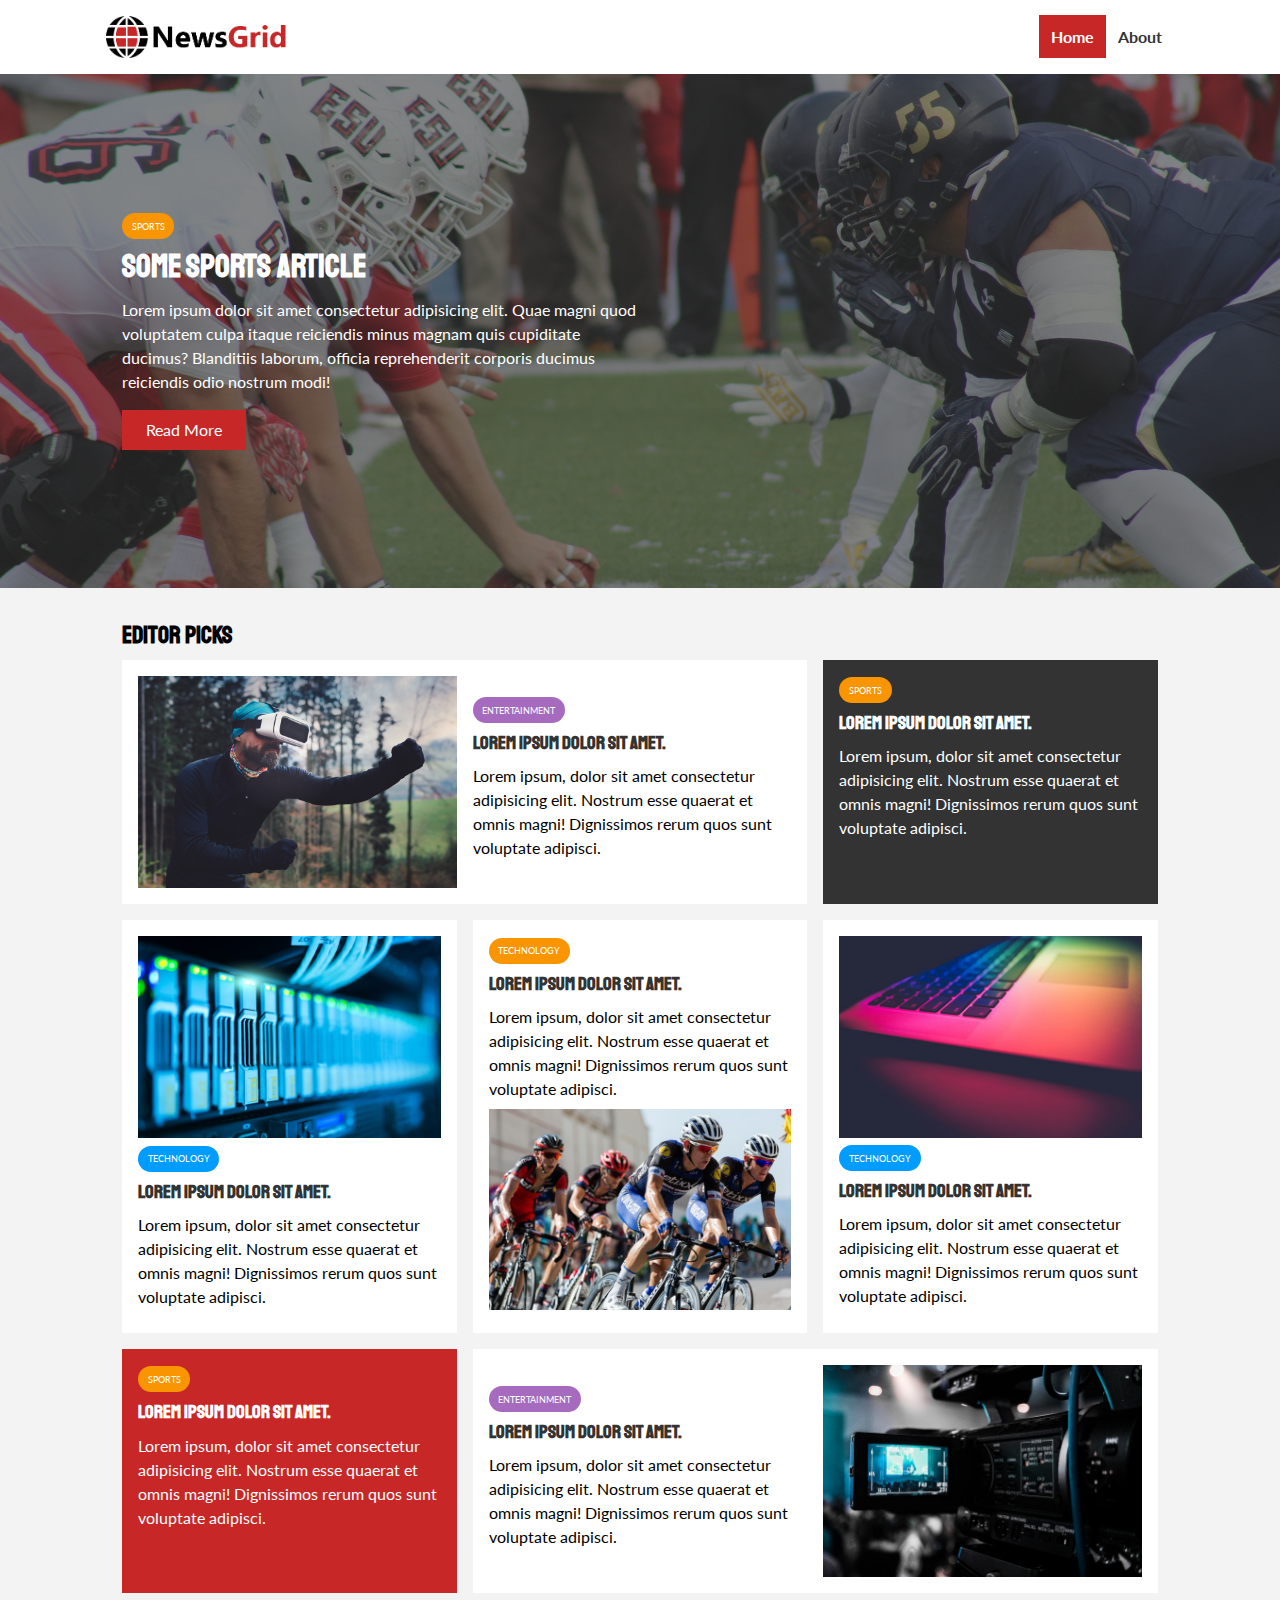
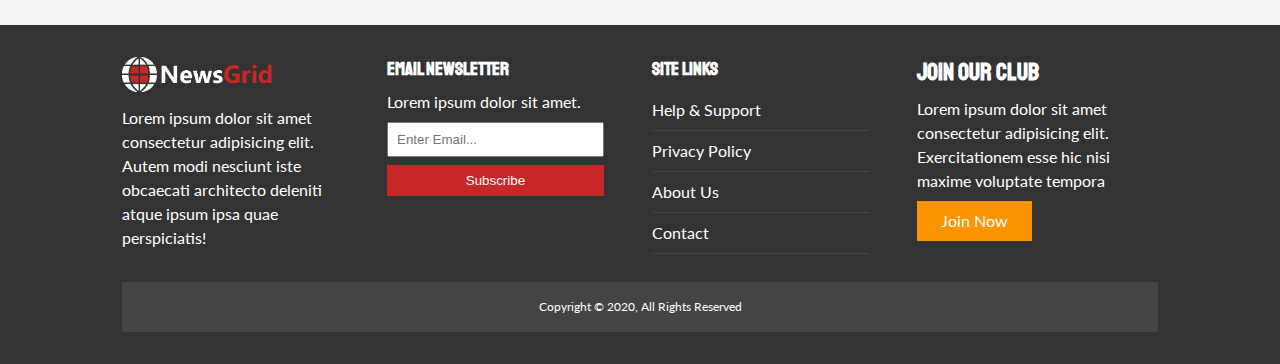
<file: index.html>
<!DOCTYPE html>
<html lang="en">
  <head>
    <meta charset="UTF-8" />
    <meta name="viewport" content="width=device-width, initial-scale=1.0" />
    <meta http-equiv="X-UA-Compatible" content="ie=edge" />
    <link rel="stylesheet" href="css/style.css" />
    <link
      rel="stylesheet"
      href="https://use.fontawesome.com/releases/v5.6.3/css/all.css"
      integrity="sha384-UHRtZLI+pbxtHCWp1t77Bi1L4ZtiqrqD80Kn4Z8NTSRyMA2Fd33n5dQ8lWUE00s/"
      crossorigin="anonymous"
    />
    <link
      href="https://fonts.googleapis.com/css?family=Lato|Staatliches"
      rel="stylesheet"
    />
    <link
      rel="stylesheet"
      media="screen and (max-width: 768px)"
      href="css/mobile.css"
    />
    <link rel="shortcut icon" type="image/x-icon" href="favicon.ico" />

    <title>NewsGrid | Latest News</title>
  </head>
  <body>
    <nav id="main-nav">
      <div class="container">
        <img src="img/logo.png" alt="NewsGrid" class="logo" />
        <div class="social">
          <a href="http://facebook.com" target="blank">
            <i class="fab fa-facebook fa-2x"></i>
          </a>
          <a href="http://twitter.com" target="blank">
            <i class="fab fa-twitter fa-2x"></i>
          </a>
          <a href="http://instagram.com" target="blank">
            <i class="fab fa-instagram fa-2x"></i>
          </a>
          <a href="http://youtube.com" target="blank">
            <i class="fab fa-youtube fa-2x"></i>
          </a>
        </div>
        <ul>
          <li><a href="index.html" class="current">Home</a></li>
          <li><a href="about.html">About</a></li>
        </ul>
      </div>
    </nav>

    <!-- showcase -->

    <header id="showcase">
      <div class="container">
        <div class="showcase-container">
          <div class="showcase-content">
            <div class="category category-sports">
              Sports
            </div>
            <h1>Some Sports Article</h1>
            <p>
              Lorem ipsum dolor sit amet consectetur adipisicing elit. Quae
              magni quod voluptatem culpa itaque reiciendis minus magnam quis
              cupiditate ducimus? Blanditiis laborum, officia reprehenderit
              corporis ducimus reiciendis odio nostrum modi!
            </p>
            <a href="article.html" class="btn btn-primary">Read More</a>
          </div>
        </div>
      </div>
    </header>

    <!-- Home Articles -->
    <section id="home-articles" class="py-2">
      <div class="container">
        <h2>Editor Picks</h2>
        <div class="articles-container">
          <article class="card">
            <img src="img/articles/ent1.jpg" alt="" />
            <div>
              <div class="category category-ent">Entertainment</div>
              <h3>
                <a href="article.html">Lorem ipsum dolor sit amet.</a>
              </h3>
              <p>
                Lorem ipsum, dolor sit amet consectetur adipisicing elit.
                Nostrum esse quaerat et omnis magni! Dignissimos rerum quos sunt
                voluptate adipisci.
              </p>
            </div>
          </article>
          <article class="card bg-dark">
            <div class="category category-sports">Sports</div>
            <h3>
              <a href="article.html">Lorem ipsum dolor sit amet.</a>
            </h3>
            <p>
              Lorem ipsum, dolor sit amet consectetur adipisicing elit. Nostrum
              esse quaerat et omnis magni! Dignissimos rerum quos sunt voluptate
              adipisci.
            </p>
          </article>
          <article class="card">
            <img src="img/articles/tech1.jpg" alt="" />

            <div class="category category-tech">Technology</div>
            <h3>
              <a href="article.html">Lorem ipsum dolor sit amet.</a>
            </h3>
            <p>
              Lorem ipsum, dolor sit amet consectetur adipisicing elit. Nostrum
              esse quaerat et omnis magni! Dignissimos rerum quos sunt voluptate
              adipisci.
            </p>
          </article>
          <article class="card">
            <div class="category category-sports">Technology</div>
            <h3>
              <a href="article.html">Lorem ipsum dolor sit amet.</a>
            </h3>
            <p>
              Lorem ipsum, dolor sit amet consectetur adipisicing elit. Nostrum
              esse quaerat et omnis magni! Dignissimos rerum quos sunt voluptate
              adipisci.
            </p>
            <img src="img/articles/sports1.jpg" alt="" />
          </article>
          </article>
          <article class="card">
            <img src="img/articles/tech2.jpg" alt="" />
            <div class="category category-tech">Technology</div>
            <h3>
              <a href="article.html">Lorem ipsum dolor sit amet.</a>
            </h3>
            <p>
              Lorem ipsum, dolor sit amet consectetur adipisicing elit. Nostrum
              esse quaerat et omnis magni! Dignissimos rerum quos sunt voluptate
              adipisci.
            </p>
          </article>
          <article class="card bg-primary"> 
            <div class="category category-sports">Sports</div>
            <h3>
              <a href="article.html">Lorem ipsum dolor sit amet.</a>
            </h3>
            <p>
              Lorem ipsum, dolor sit amet consectetur adipisicing elit. Nostrum
              esse quaerat et omnis magni! Dignissimos rerum quos sunt voluptate
              adipisci.
            </p>
          </article>
          <article class="card">
            <div>
              <div class="category category-ent">Entertainment</div>
              <h3>
                <a href="article.html">Lorem ipsum dolor sit amet.</a>
              </h3>
              <p>
                Lorem ipsum, dolor sit amet consectetur adipisicing elit.
                Nostrum esse quaerat et omnis magni! Dignissimos rerum quos sunt
                voluptate adipisci.
              </p>
            </div>
             <img src="img/articles/ent2.jpg" alt="" />
          </article>
        </div>
      </div>
    </section>
    <!-- Footer -->
    <footer id="main-footer" class="py-2">
      <div class="container footer-container">
        <div>
          <img src="img/logo_light.png" alt="NewsGrid">
          <p>Lorem ipsum dolor sit amet consectetur adipisicing elit. Autem modi nesciunt iste obcaecati architecto deleniti atque ipsum ipsa quae perspiciatis!</p>
        </div>
        <div>
          <h3>Email Newsletter</h3>
          <p>Lorem ipsum dolor sit amet.</p>
          <form>
            <input type="email" placeholder="Enter Email...">
            <input type="submit" value="Subscribe" class="btn btn-primary">
          </form>
        </div>
        <div>
          <h3>Site Links</h3>
          <ul class="list">
            <li><a href="#">Help & Support</a></li>
            <li><a href="#">Privacy Policy</a></li>
            <li><a href="#">About Us</a></li>
            <li><a href="#">Contact</a></li>
          </ul>
        </div>
        <div>
          <h2>Join Our Club</h2>
          <p>Lorem ipsum dolor sit amet consectetur adipisicing elit. Exercitationem esse hic nisi maxime voluptate tempora</p>
          <a href="#" class="btn btn-secondary">Join Now</a>
        </div>
        <div>
          <p>Copyright &copy; 2020, All Rights Reserved</p>
        </div>
      </div>
    </footer>
  </body>
</html>
</file>
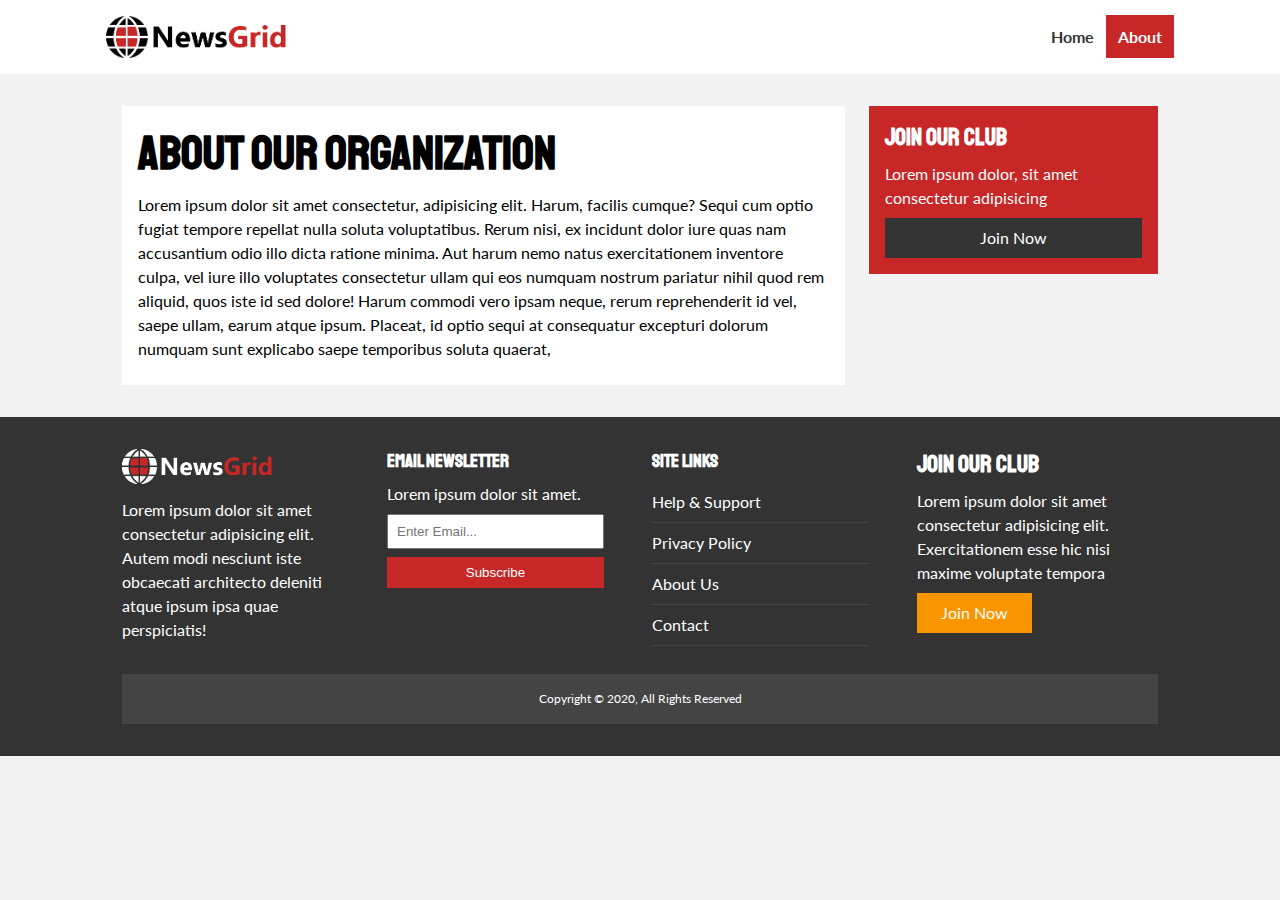
<file: about.html>
<!DOCTYPE html>
<html lang="en">
  <head>
    <meta charset="UTF-8" />
    <meta name="viewport" content="width=device-width, initial-scale=1.0" />
    <meta http-equiv="X-UA-Compatible" content="ie=edge" />
    <link rel="stylesheet" href="css/style.css" />
    <link
      rel="stylesheet"
      href="https://use.fontawesome.com/releases/v5.6.3/css/all.css"
      integrity="sha384-UHRtZLI+pbxtHCWp1t77Bi1L4ZtiqrqD80Kn4Z8NTSRyMA2Fd33n5dQ8lWUE00s/"
      crossorigin="anonymous"
    />
    <link
      href="https://fonts.googleapis.com/css?family=Lato|Staatliches"
      rel="stylesheet"
    />
    <link
      rel="stylesheet"
      media="screen and (max-width: 768px)"
      href="css/mobile.css"
    />
    <link rel="shortcut icon" type="image/x-icon" href="favicon.ico" />

    <title>NewsGrid | About</title>
  </head>
  <body>
    <nav id="main-nav">
      <div class="container">
        <img src="img/logo.png" alt="NewsGrid" class="logo" />
        <div class="social">
          <a href="http://facebook.com" target="blank">
            <i class="fab fa-facebook fa-2x"></i>
          </a>
          <a href="http://twitter.com" target="blank">
            <i class="fab fa-twitter fa-2x"></i>
          </a>
          <a href="http://instagram.com" target="blank">
            <i class="fab fa-instagram fa-2x"></i>
          </a>
          <a href="http://youtube.com" target="blank">
            <i class="fab fa-youtube fa-2x"></i>
          </a>
        </div>
        <ul>
          <li><a href="index.html">Home</a></li>
          <li><a href="about.html" class="current">About</a></li>
        </ul>
      </div>
    </nav>

    <section id="about">
      <div class="container">
        <div class="page-container">
          <article class="card">
            <h1 class="l-heading">
              About Our Organization
            </h1>
            <p>
              Lorem ipsum dolor sit amet consectetur, adipisicing elit. Harum,
              facilis cumque? Sequi cum optio fugiat tempore repellat nulla
              soluta voluptatibus. Rerum nisi, ex incidunt dolor iure quas nam
              accusantium odio illo dicta ratione minima. Aut harum nemo natus
              exercitationem inventore culpa, vel iure illo voluptates
              consectetur ullam qui eos numquam nostrum pariatur nihil quod rem
              aliquid, quos iste id sed dolore! Harum commodi vero ipsam neque,
              rerum reprehenderit id vel, saepe ullam, earum atque ipsum.
              Placeat, id optio sequi at consequatur excepturi dolorum numquam
              sunt explicabo saepe temporibus soluta quaerat,
            </p>
          </article>
          <aside class="card bg-primary">
            <h2>Join Our Club</h2>
            <p>
              Lorem ipsum dolor, sit amet consectetur adipisicing
            </p>
            <a href="" class="btn btn-dark btn-block">Join Now</a>
          </aside>
        </div>
      </div>
    </section>

    <!-- Footer -->
    <footer id="main-footer" class="py-2">
      <div class="container footer-container">
        <div>
          <img src="img/logo_light.png" alt="NewsGrid" />
          <p>
            Lorem ipsum dolor sit amet consectetur adipisicing elit. Autem modi
            nesciunt iste obcaecati architecto deleniti atque ipsum ipsa quae
            perspiciatis!
          </p>
        </div>
        <div>
          <h3>Email Newsletter</h3>
          <p>Lorem ipsum dolor sit amet.</p>
          <form>
            <input type="email" placeholder="Enter Email..." />
            <input type="submit" value="Subscribe" class="btn btn-primary" />
          </form>
        </div>
        <div>
          <h3>Site Links</h3>
          <ul class="list">
            <li><a href="#">Help & Support</a></li>
            <li><a href="#">Privacy Policy</a></li>
            <li><a href="#">About Us</a></li>
            <li><a href="#">Contact</a></li>
          </ul>
        </div>
        <div>
          <h2>Join Our Club</h2>
          <p>
            Lorem ipsum dolor sit amet consectetur adipisicing elit.
            Exercitationem esse hic nisi maxime voluptate tempora
          </p>
          <a href="#" class="btn btn-secondary">Join Now</a>
        </div>
        <div>
          <p>Copyright &copy; 2020, All Rights Reserved</p>
        </div>
      </div>
    </footer>
  </body>
</html>
</file>
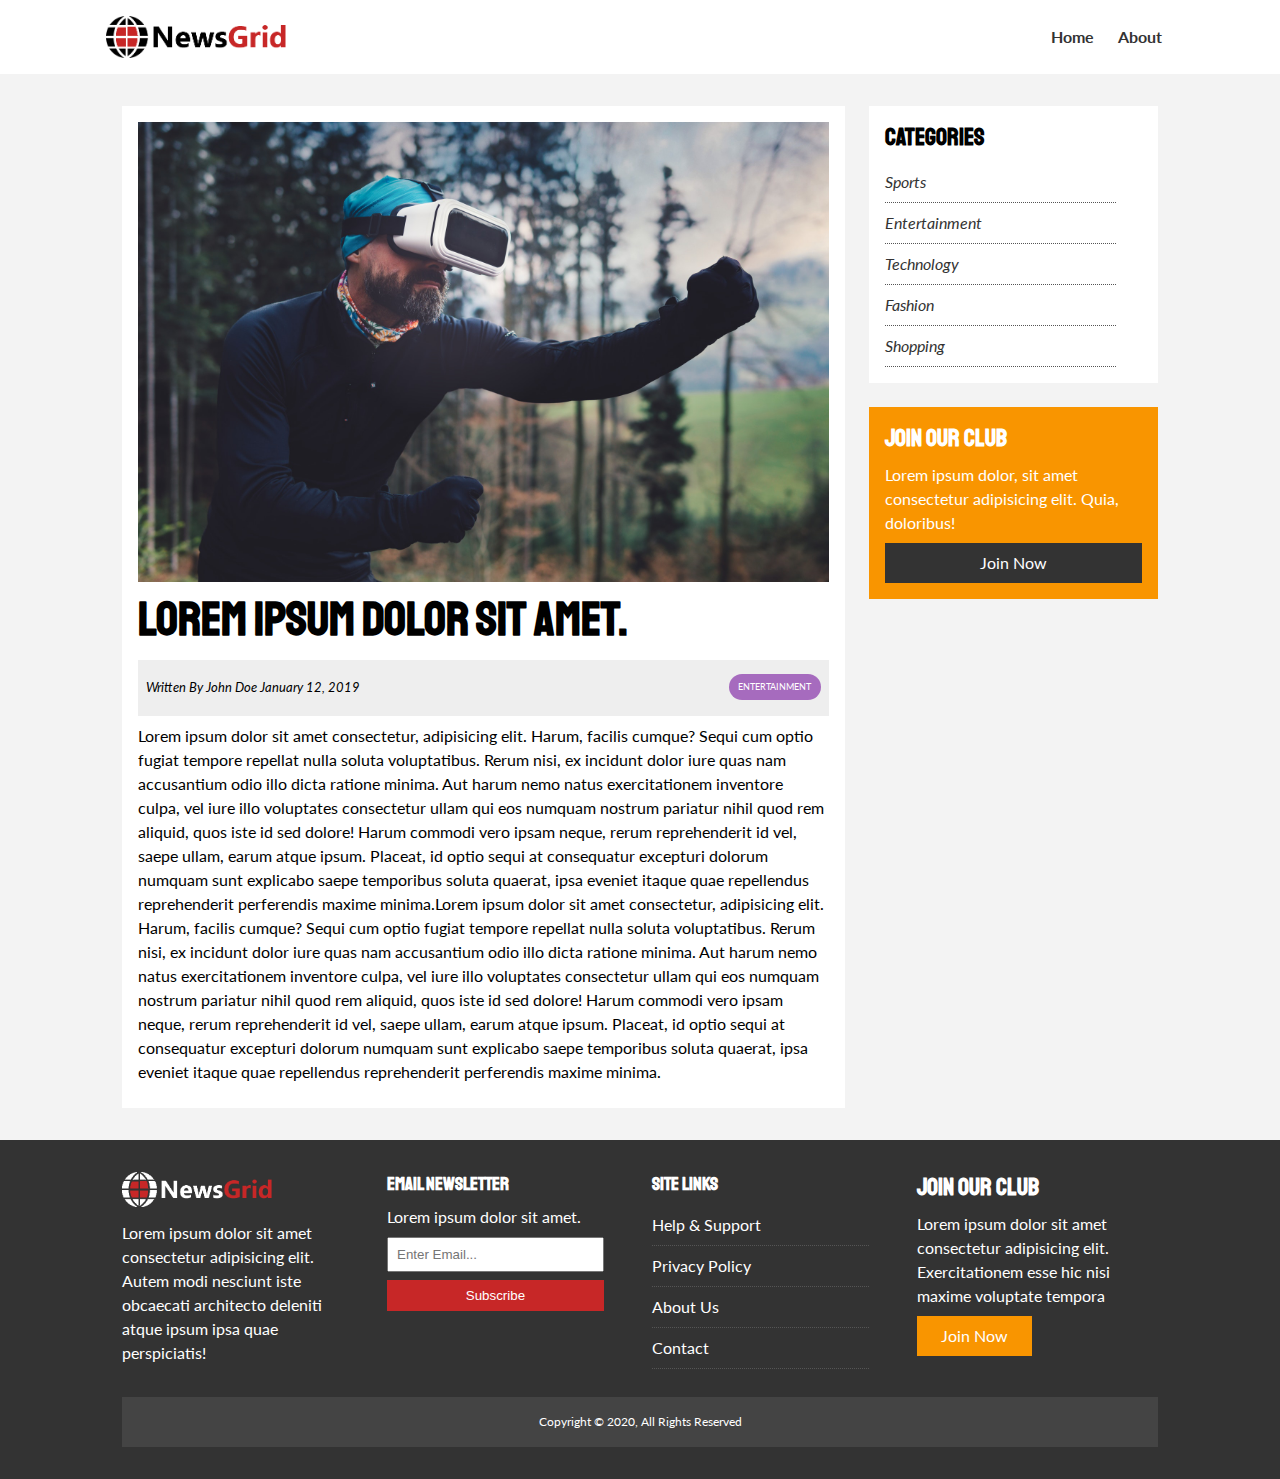
<file: article.html>
<!DOCTYPE html>
<html lang="en">
  <head>
    <meta charset="UTF-8" />
    <meta name="viewport" content="width=device-width, initial-scale=1.0" />
    <meta http-equiv="X-UA-Compatible" content="ie=edge" />
    <link rel="stylesheet" href="css/style.css" />
    <link
      rel="stylesheet"
      href="https://use.fontawesome.com/releases/v5.6.3/css/all.css"
      integrity="sha384-UHRtZLI+pbxtHCWp1t77Bi1L4ZtiqrqD80Kn4Z8NTSRyMA2Fd33n5dQ8lWUE00s/"
      crossorigin="anonymous"
    />
    <link
      href="https://fonts.googleapis.com/css?family=Lato|Staatliches"
      rel="stylesheet"
    />
    <link
      rel="stylesheet"
      media="screen and (max-width: 768px)"
      href="css/mobile.css"
    />
    <link rel="shortcut icon" type="image/x-icon" href="favicon.ico" />

    <title>NewsGrid | Read More</title>
  </head>
  <body>
    <nav id="main-nav">
      <div class="container">
        <img src="img/logo.png" alt="NewsGrid" class="logo" />
        <div class="social">
          <a href="http://facebook.com" target="blank">
            <i class="fab fa-facebook fa-2x"></i>
          </a>
          <a href="http://twitter.com" target="blank">
            <i class="fab fa-twitter fa-2x"></i>
          </a>
          <a href="http://instagram.com" target="blank">
            <i class="fab fa-instagram fa-2x"></i>
          </a>
          <a href="http://youtube.com" target="blank">
            <i class="fab fa-youtube fa-2x"></i>
          </a>
        </div>
        <ul>
          <li><a href="index.html">Home</a></li>
          <li><a href="about.html">About</a></li>
        </ul>
      </div>
    </nav>

    <section id="article">
      <div class="container">
        <div class="page-container">
          <article class="card">
            <img src="img/articles/ent1.jpg" alt="" />
            <h1 class="l-heading">
              Lorem ipsum dolor sit amet.
            </h1>
            <div class="meta">
              <small>
                <i class="fas fa-user">Written By John Doe January 12, 2019</i>
              </small>
              <div class="category category-ent">Entertainment</div>
            </div>
            <p>
              Lorem ipsum dolor sit amet consectetur, adipisicing elit. Harum,
              facilis cumque? Sequi cum optio fugiat tempore repellat nulla
              soluta voluptatibus. Rerum nisi, ex incidunt dolor iure quas nam
              accusantium odio illo dicta ratione minima. Aut harum nemo natus
              exercitationem inventore culpa, vel iure illo voluptates
              consectetur ullam qui eos numquam nostrum pariatur nihil quod rem
              aliquid, quos iste id sed dolore! Harum commodi vero ipsam neque,
              rerum reprehenderit id vel, saepe ullam, earum atque ipsum.
              Placeat, id optio sequi at consequatur excepturi dolorum numquam
              sunt explicabo saepe temporibus soluta quaerat, ipsa eveniet
              itaque quae repellendus reprehenderit perferendis maxime
              minima.Lorem ipsum dolor sit amet consectetur, adipisicing elit.
              Harum, facilis cumque? Sequi cum optio fugiat tempore repellat
              nulla soluta voluptatibus. Rerum nisi, ex incidunt dolor iure quas
              nam accusantium odio illo dicta ratione minima. Aut harum nemo
              natus exercitationem inventore culpa, vel iure illo voluptates
              consectetur ullam qui eos numquam nostrum pariatur nihil quod rem
              aliquid, quos iste id sed dolore! Harum commodi vero ipsam neque,
              rerum reprehenderit id vel, saepe ullam, earum atque ipsum.
              Placeat, id optio sequi at consequatur excepturi dolorum numquam
              sunt explicabo saepe temporibus soluta quaerat, ipsa eveniet
              itaque quae repellendus reprehenderit perferendis maxime minima.
            </p>
          </article>
          <aside id="categories" class="card">
            <h2>categories</h2>
            <ul class="list">
              <li>
                <a href="#"><i class="fas fa-chevron-right">Sports</i></a>
              </li>
              <li>
                <a href="#">
                  <i class="fas fa-chevron-right">Entertainment</i>
                </a>
              </li>
              <li>
                <a href="#"><i class="fas fa-chevron-right">Technology</i></a>
              </li>
              <li>
                <a href="#"><i class="fas fa-chevron-right">Fashion</i></a>
              </li>
              <li>
                <a href="#"><i class="fas fa-chevron-right">Shopping</i></a>
              </li>
            </ul>
          </aside>
          <aside class="card bg-secondary">
            <h2>Join Our Club</h2>
            <p>
              Lorem ipsum dolor, sit amet consectetur adipisicing elit. Quia,
              doloribus!
            </p>
            <a href="" class="btn btn-dark btn-block">Join Now</a>
          </aside>
        </div>
      </div>
    </section>

    <!-- Footer -->
    <footer id="main-footer" class="py-2">
      <div class="container footer-container">
        <div>
          <img src="img/logo_light.png" alt="NewsGrid" />
          <p>
            Lorem ipsum dolor sit amet consectetur adipisicing elit. Autem modi
            nesciunt iste obcaecati architecto deleniti atque ipsum ipsa quae
            perspiciatis!
          </p>
        </div>
        <div>
          <h3>Email Newsletter</h3>
          <p>Lorem ipsum dolor sit amet.</p>
          <form>
            <input type="email" placeholder="Enter Email..." />
            <input type="submit" value="Subscribe" class="btn btn-primary" />
          </form>
        </div>
        <div>
          <h3>Site Links</h3>
          <ul class="list">
            <li><a href="#">Help & Support</a></li>
            <li><a href="#">Privacy Policy</a></li>
            <li><a href="#">About Us</a></li>
            <li><a href="#">Contact</a></li>
          </ul>
        </div>
        <div>
          <h2>Join Our Club</h2>
          <p>
            Lorem ipsum dolor sit amet consectetur adipisicing elit.
            Exercitationem esse hic nisi maxime voluptate tempora
          </p>
          <a href="#" class="btn btn-secondary">Join Now</a>
        </div>
        <div>
          <p>Copyright &copy; 2020, All Rights Reserved</p>
        </div>
      </div>
    </footer>
  </body>
</html>
</file>
<file: css/style.css>
:root {
  --primary-color: #c72727;
  --secondary-color: #f99500;
  --light-color: #f3f3f3;
  --dark-color: #333;
  --max-width: 1100px;
  --sports-color: #f99500;
  --ent-color: #a66bbe;
  --tech-color: #009cff;
}

* {
  margin: 0;
  padding: 0;
  box-sizing: border-box;
}

body {
  font-family: "Lato", sans-serif;
  line-height: 1.5;
  background: var(--light-color);
}

a {
  color: var(--dark-color);
  text-decoration: none;
}

ul {
  list-style: none;
}

p {
  margin: 0.5rem 0;
}

img {
  width: 100%;
}

h1,
h2,
h3,
h4,
h5,
h6 {
  font-family: "Staatliches", cursive;
  margin-bottom: 0.55rem;
  line-height: 1.3;
}

/* Utility */
.container {
  max-width: var(--max-width);
  margin: auto;
  padding: 0 2rem;
  overflow: hidden;
}

.category {
  display: inline-block;
  color: #fff;
  font-size: 0.55rem;
  text-transform: uppercase;
  padding: 0.4rem 0.6rem;
  border-radius: 15px;
  margin-bottom: 0.5rem;
}

.category-sports {
  background: var(--sports-color);
}

.category-ent {
  background: var(--ent-color);
}

.category-tech {
  background: var(--tech-color);
}

.btn {
  display: inline-block;
  border: none;
  background: var(--dark-color);
  color: #fff;
  padding: 0.5rem 1.5rem;
}

.btn-light {
  background: var(--light-color);
}

.btn-primary {
  background: var(--primary-color);
}

.btn-secondary {
  background: var(--secondary-color);
}

.btn-block {
  display: block;
  width: 100%;
  text-align: center;
}

.btn:hover {
  opacity: 0.8;
}

.card {
  background: #fff;
  padding: 1rem;
}

.bg-dark {
  background: var(--dark-color);
  color: #fff;
}

.bg-primary {
  background: var(--primary-color);
  color: #fff;
}

.bg-secondary {
  background: var(--secondary-color);
  color: #fff;
}

.bg-dark h1,
.bg-dark h2,
.bg-dark h3,
.bg-dark a,
.bg-primary h1,
.bg-primary h2,
.bg-primary h3,
.bg-primary a,
.bg-secondary h1,
.bg-secondary h2,
.bg-secondary h3,
.bg-secondary a {
  color: #fff;
}
.py-1 {
  padding: 1.5rem 0;
}

.py-2 {
  padding: 2rem 0;
}

.py-3 {
  padding: 3rem 0;
}

.p-1 {
  padding: 1.5rem;
}
.p-2 {
  padding: 2rem;
}
.p-3 {
  padding: 3rem;
}

.l-heading {
  font-size: 3rem;
}

.list li {
  padding: 0.5rem 0;
  border-bottom: #555 dotted 1px;
  width: 90%;
}

.list li a:hover {
  color: var(--primary-color) !important;
}

/* Inner page grid container */
.page-container {
  display: grid;
  grid-template-columns: 5fr 2fr;
  margin: 2rem 0;
  grid-gap: 1.5rem;
}

.page-container > *:first-child {
  grid-row: 1 / span 3;
}

/* Navigation */
#main-nav {
  background: #fff;
  position: sticky;
  top: 0;
  z-index: 2;
}

#main-nav .container {
  display: grid;
  grid-template-columns: 6fr 3fr 2fr;
  padding: 1rem;
  align-items: center;
}

#main-nav .logo {
  width: 180px;
}

#main-nav ul {
  justify-self: end;
  display: flex;
}

#main-nav ul li a {
  padding: 0.75rem;
  font-weight: bold;
}

#main-nav ul li a.current {
  background: var(--primary-color);
  color: #fff;
}

#main-nav ul li a:hover {
  background: var(--light-color);
  color: var(--dark-color);
}

#main-nav .social {
  justify-self: center;
}

#main-nav .social i {
  color: #777;
  margin-right: 0.5rem;
}

/* Showcase */

#showcase {
  color: #fff;
  background: #333;
  padding: 2rem;
  position: relative;
}

#showcase:before {
  content: "";
  background: url(../img/featured.jpg) no-repeat center center/cover;
  position: absolute;
  top: 0;
  left: 0;
  width: 100%;
  height: 100%;
  opacity: 0.4;
}

#showcase .showcase-container {
  display: grid;
  grid-template-columns: repeat(2, 1fr);
  justify-content: center;
  align-items: center;
  height: 50vh;
}

#showcase .showcase-content {
  z-index: 1;
}

#showcase .showcase-content p {
  margin-bottom: 1rem;
}

/* Home Articles */
#home-articles .articles-container {
  display: grid;
  grid-template-columns: repeat(3, 1fr);
  grid-gap: 1rem;
}

#home-articles .articles-container > *:first-child {
  display: grid;
  grid-template-columns: repeat(2, 1fr);
  grid-gap: 1rem;
  align-items: center;
  grid-column: 1 / span 2;
}

#home-articles .articles-container > *:last-child {
  display: grid;
  grid-template-columns: repeat(2, 1fr);
  grid-gap: 1rem;
  align-items: center;
  grid-column: 2 / span 2;
}

#article .meta {
  display: flex;
  justify-content: space-between;
  align-items: center;
  background: #eee;
  padding: 0.5rem;
}

#article .meta .category {
  margin-top: 0.4rem;
}

/* Footer */

#main-footer {
  background: var(--dark-color);
  color: #fff;
}

#main-footer img {
  width: 150px;
}

#main-footer a {
  color: #fff;
}

#main-footer .footer-container {
  display: grid;
  grid-template-columns: repeat(4, 1fr);
  grid-gap: 1.5rem;
}

#main-footer .footer-container > *:last-child {
  background: #444;
  grid-column: 1 / span 4;
  padding: 0.5rem;
  text-align: center;
  font-size: 0.75rem;
}

#main-footer .footer-container input[type="email"] {
  width: 90%;
  padding: 0.5rem;
  margin-bottom: 0.5rem;
}

#main-footer .footer-container input[type="submit"] {
  width: 90%;
}
</file>
<file: css/mobile.css>
/* Navigation */
#main-nav .social {
  display: none;
}

#main-nav .container {
  grid-template-columns: 1fr;
  grid-gap: 1.2rem;
}

#main-nav ul,
#main-nav .logo {
  justify-self: center;
}

#main-nav ul li a {
  padding: 0.5rem;
}

#home-articles .articles-container {
  grid-template-columns: repeat(2, 1fr);
}

#home-articles .articles-container > *:first-child,
#home-articles .articles-container > *:last-child {
  grid-template-columns: 1fr;
  grid-column: 1;
}
@media (max-width: 600px) {
  /* Stack Grid Items */
  #showcase .showcase-container,
  #home-articles .articles-container {
    grid-template-columns: 1fr;
  }
  #main-footer .footer-container {
    grid-template-columns: 1fr;
  }
  #main-footer .footer-container > *:last-child {
    grid-column: 1;
  }
  #main-footer .footer-container > *:first-child,
  #main-footer .footer-container > *:nth-child(2) {
    border-bottom: #444 dotted;
    padding-bottom: 1rem;
  }

  .page-container {
    grid-template-columns: 1fr;
    text-align: center;
  }
  .page-container > *:first-child {
    grid-row: 1;
  }

  .l-heading {
    font-size: 2rem;
  }
}
</file>
